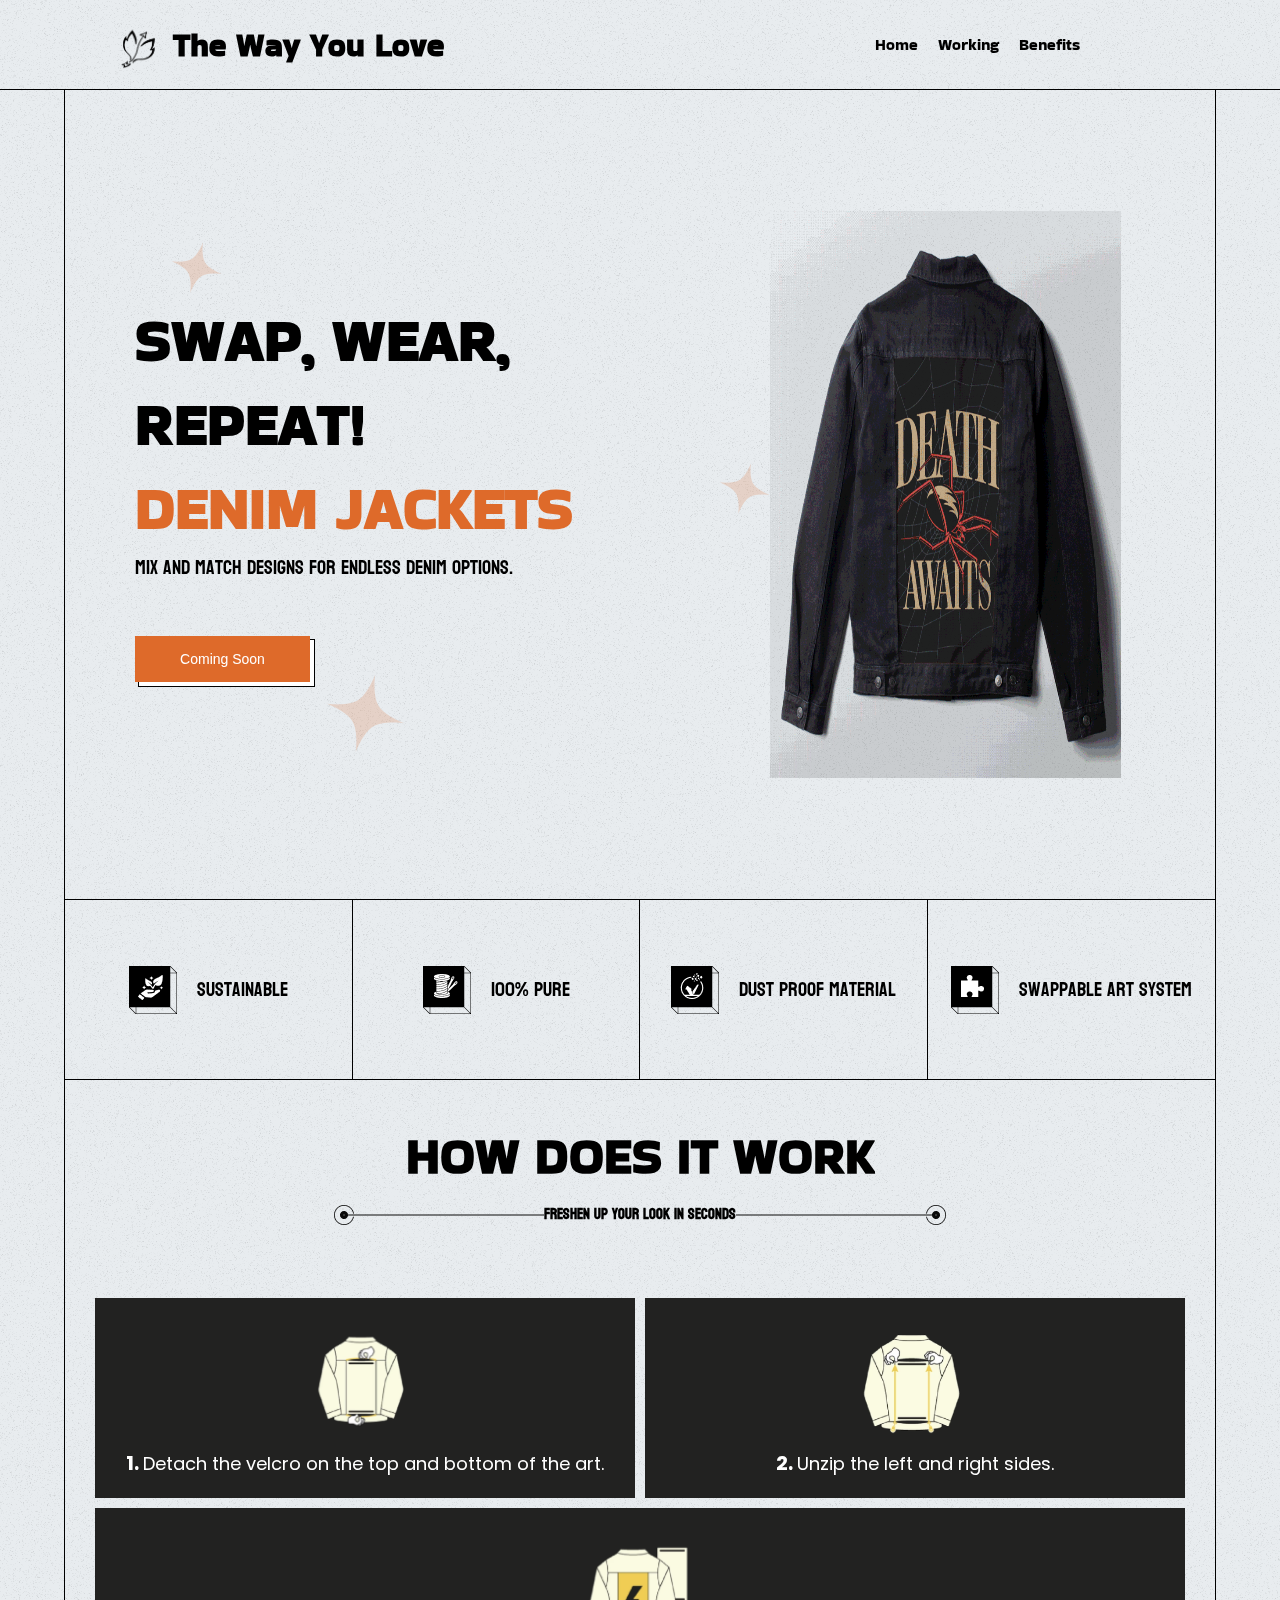
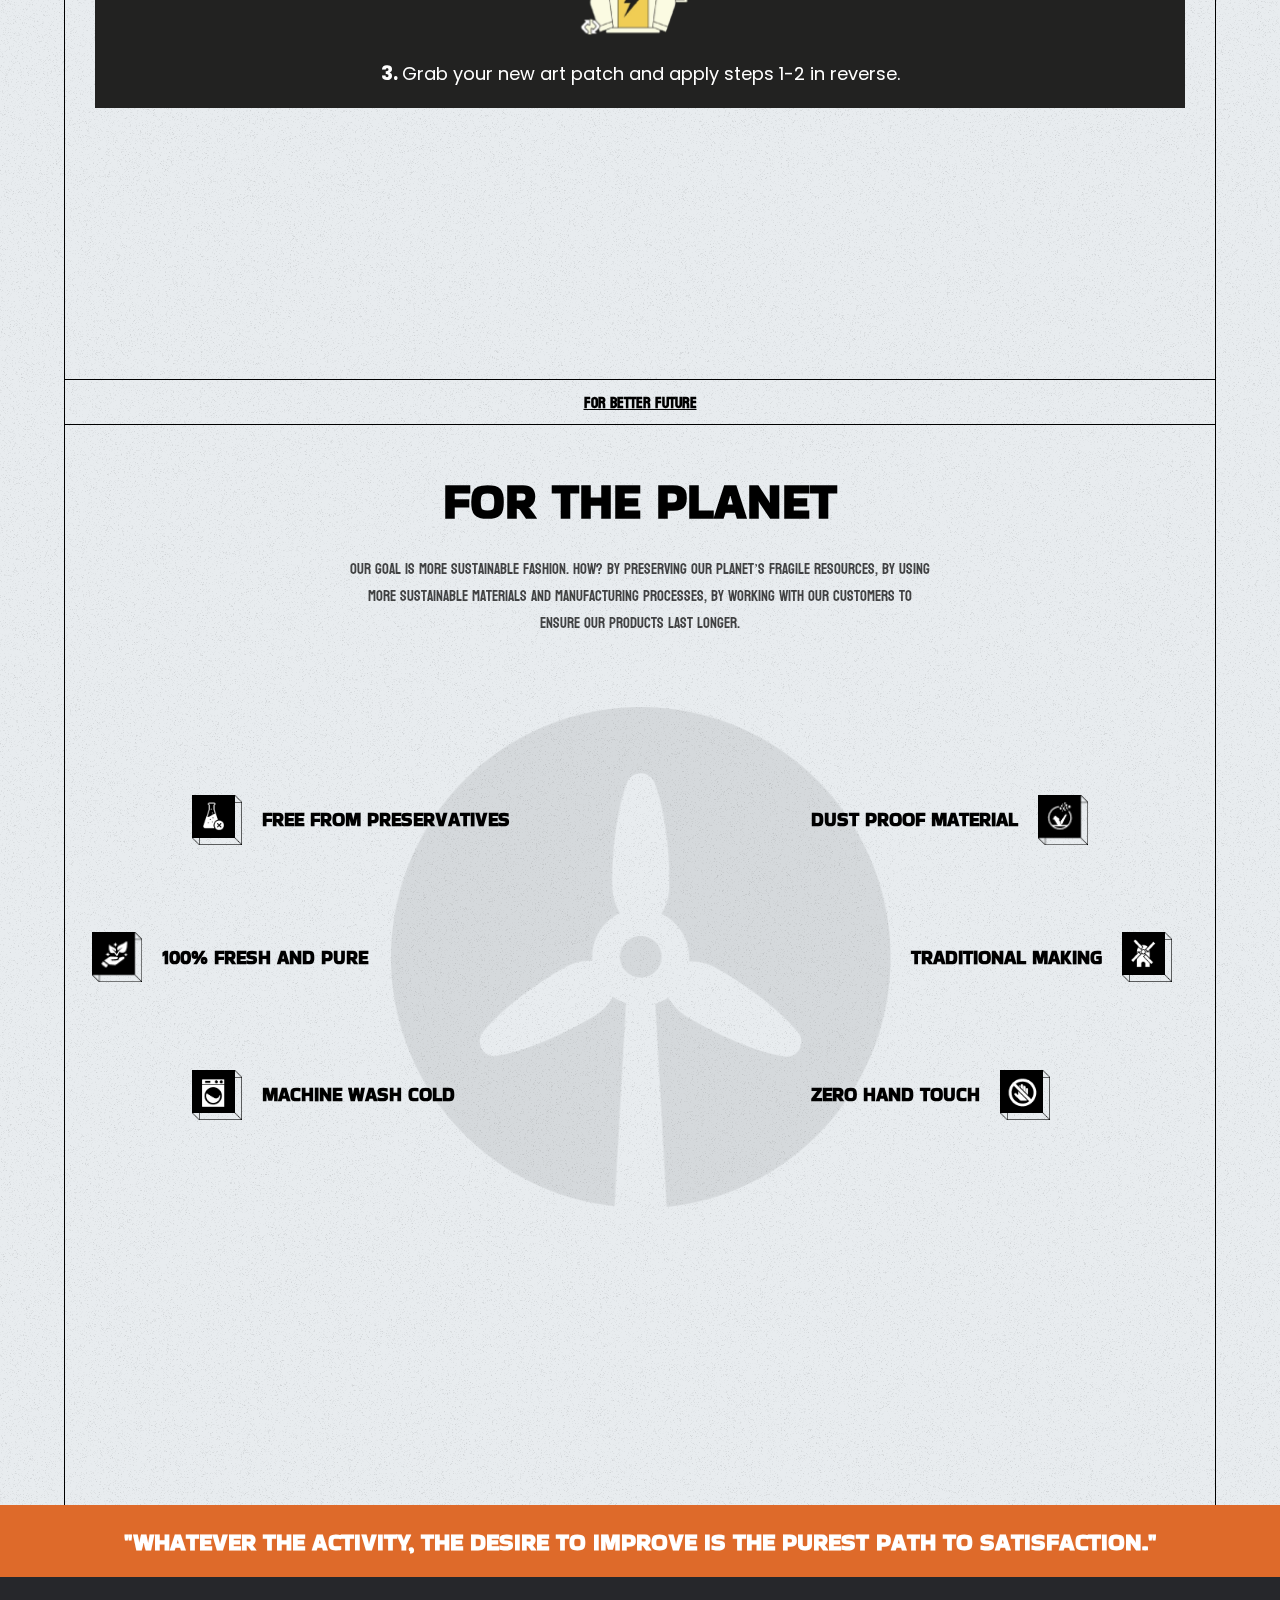
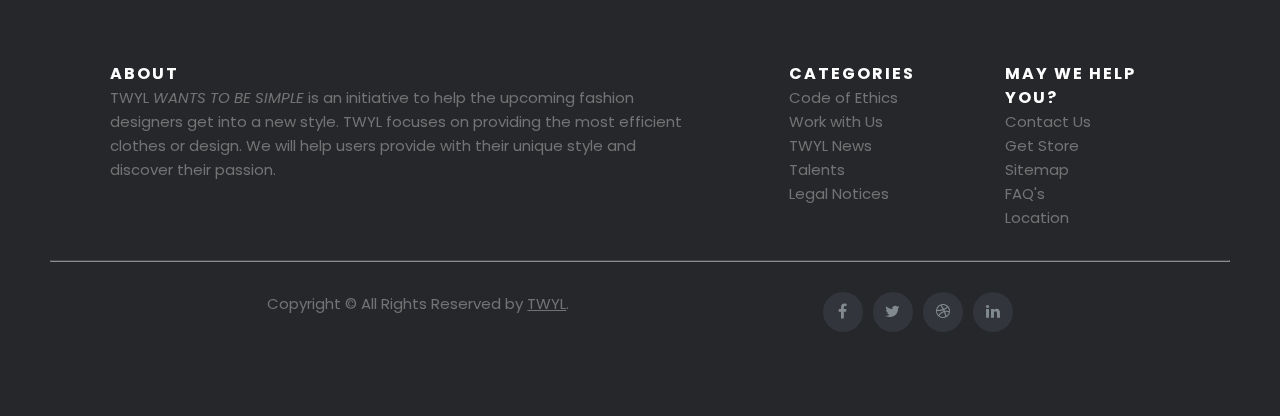
<file: index.html>
<!DOCTYPE html>
<html lang="en">
<head>
    <meta charset="UTF-8">
    <meta name="viewport" content="width=device-width, initial-scale=1.0">
    <link rel="stylesheet" href="./home.css">
    <link rel="preconnect" href="https://fonts.googleapis.com">
    <link rel="preconnect" href="https://fonts.gstatic.com" crossorigin>
    <link href="https://fonts.googleapis.com/css2?family=Bakbak+One&family=Bayon&family=Poppins:ital,wght@0,100;0,200;0,300;0,400;0,500;0,600;0,700;0,800;0,900;1,100;1,200;1,300;1,400;1,500;1,600;1,700;1,800;1,900&display=swap" rel="stylesheet">
    <link rel="stylesheet" href="https://cdnjs.cloudflare.com/ajax/libs/font-awesome/4.7.0/css/font-awesome.min.css">
    <title>TWYL</title>
    <link rel="icon" type="image/x-icon" href="./logoclothbgrem.png">
</head>
<body>
    <nav class="navbar">
        <div>
            <img src="./logoclothbgrem.png" alt="">
            <h1>The Way You Love</h1>
        </div>
        <div class="nav_links">
            <a href="#home">Home</a>
            <a href="#working">Working</a>
            <a href="#benefits">Benefits</a>
        </div>
    </nav>

    <section class="landing_page" id="home">
        <div class="landing_left" style="position: relative;">
            <div>
                <h1>SWAP, WEAR, REPEAT! <br> 
                    <span style="color: #DE6A2A;">DENIM JACKETS</span>
                </h1>
                <h5>Mix and match designs for endless denim options.</h5>
            </div>
            <img src="./stars.png" alt="" style="position: absolute;left:50px;bottom:-50px;z-index:-10">
            <button class="button">Coming Soon</button>
        </div>
        <div  class="landing_right">
            <img src="./TWYL-Jacket.gif" alt="" >
        </div>
    </section>
    <section class="services_page">
        <div>
            <img src="./Sustainable.png" alt="">
            <h3>Sustainable</h3>
        </div>
        <div>
            <img src="./pure.png" alt="">
            <h3>100% Pure</h3>
        </div>
        <div>
            <img src="./dustproof.png" alt="">
            <h3>Dust Proof Material</h3>
        </div>
        <div style="border: none;">
            <img src="./swappable.png" alt="">
            <h3>Swappable Art System</h3>
        </div>
    </section>
    <section class="working_page" id="working">
        <div class="topworking">
            <h1>HOW DOES IT WORK</h1>
            <div class="designwork">
                <img src="./leftborder.png" alt="">
                <h6>freshen up your look in seconds</h6>
                <img src="./rightborder.png" alt="">
            </div>
        </div>
        <div class="bottomworking">
            <div class="item item-1">
                <img src="./shot1.png" alt="">
                <h3><span style="font-weight: 700;font-size:20px">1. </span>Detach the velcro on the top and bottom of the art.</h3>
            </div>
            <div class="item item-2">
                <img src="./shot2.png" alt="">
                <h3><span style="font-weight: 700;font-size:20px">2. </span>Unzip the left and right sides.</h3>
            </div>
            <div class="item item-3">
                <img src="./shot3.png" alt="">
                <h3><span style="font-weight: 700;font-size:20px">3. </span>Grab your new art patch and apply steps 1-2 in reverse.</h3>
            </div>
        </div>
    </section>
    <section class="quote01">
        <h4>FOR BETTER FUTURE</h4>
    </section>
    <section class="forplanet_page" id="benefits">
        <div class="topplanet">
            <h1>FOR THE PLANET</h1>
            <h3>Our goal is more sustainable fashion. How? By preserving our planet’s fragile resources, by using more sustainable materials and manufacturing processes, by working with our customers to ensure our products last longer.</h3>
        </div>
        <div class="bottomplanet">
            <div>
                <div class="forplanet_item offset_left">
                    <img src="./preservatives.png" alt="">
                    <h3>FREE FROM PRESERVATIVES</h3>
                </div>
                <div class="forplanet_item">
                    <img src="./Sustainable.png" alt="">
                    <h3>100% FRESH AND PURE</h3>
                </div>
                <div class="forplanet_item offset_left">
                    <img src="./machine.png" alt="">
                    <h3>MACHINE WASH COLD</h3>
                </div>
            </div>
            <img src="./windmill.png" alt="" class="bgimg">
            <div>
                <div class="forplanet_item offset_right">
                    <h3>DUST PROOF MATERIAL</h3>
                    <img src="./dustproof.png" alt="">
                </div>
                <div class="forplanet_item">
                    <h3>TRADITIONAL MAKING</h3>
                    <img src="./traditional.png" alt="">
                </div>
                <div class="forplanet_item offset_right">
                    <h3>ZERO HAND TOUCH</h3>
                    <img src="./nohand.png" alt="">
                </div>
            </div>
        </div>
    </section>
    <section class="quote02">
        <h2>"WHATEVER THE ACTIVITY, THE DESIRE TO IMPROVE IS THE PUREST PATH TO SATISFACTION."</h2>
    </section>

    <footer class="site-footer">
        <div class="container">
            <div class="row">
                <div class="" style="flex-basis: 50%;">
                    <h6>About</h6>
                    <p class="text-justify">TWYL <i>WANTS TO BE SIMPLE </i> is an initiative  to help the upcoming fashion designers get into a new style. TWYL focuses on providing the most efficient clothes or design. We will help users provide with their unique style and discover their passion.</p>
                </div>
    
                <div class="col-xs-6 col-md-3" style="flex-basis: 10%;">
                    <h6>Categories</h6>
                    <ul class="footer-links">
                        <li><a href="">Code of Ethics</a></li>
                        <li><a href="">Work with Us</a></li>
                        <li><a href="">TWYL News</a></li>
                        <li><a href="">Talents</a></li>
                        <li><a href="">Legal Notices</a></li>
                    </ul>
                </div>
    
                <div class="col-xs-6 col-md-3" style="flex-basis: 14%;">
                    <h6>May We Help You?</h6>
                    <ul class="footer-links">
                        <li><a href="">Contact Us</a></li>
                        <li><a href="">Get Store</a></li>
                        <li><a href="">Sitemap</a></li>
                        <li><a href="">FAQ's</a></li>
                        <li><a href="">Location</a></li>
                    </ul>
                </div>
            </div>
            <hr>
        </div>
        <div class="container">
            <div class="row" style="margin-top: 30px;">
                <div class="col-md-8 col-sm-6 col-xs-12">
                    <p class="copyright-text">Copyright &copy; All Rights Reserved by 
                        <a href="#">TWYL</a>.
                    </p>
                </div>
    
                <div class="col-md-4 col-sm-6 col-xs-12">
                    <ul class="social-icons">
                        <li><a class="facebook" href="#"><i class="fa fa-facebook"></i></a></li>
                        <li><a class="twitter" href="#"><i class="fa fa-twitter"></i></a></li>
                        <li><a class="dribbble" href="#"><i class="fa fa-dribbble"></i></a></li>
                        <li><a class="linkedin" href="#"><i class="fa fa-linkedin"></i></a></li>   
                    </ul>
                </div>
            </div>
        </div>
    </footer>
</body>
</html>
</file>
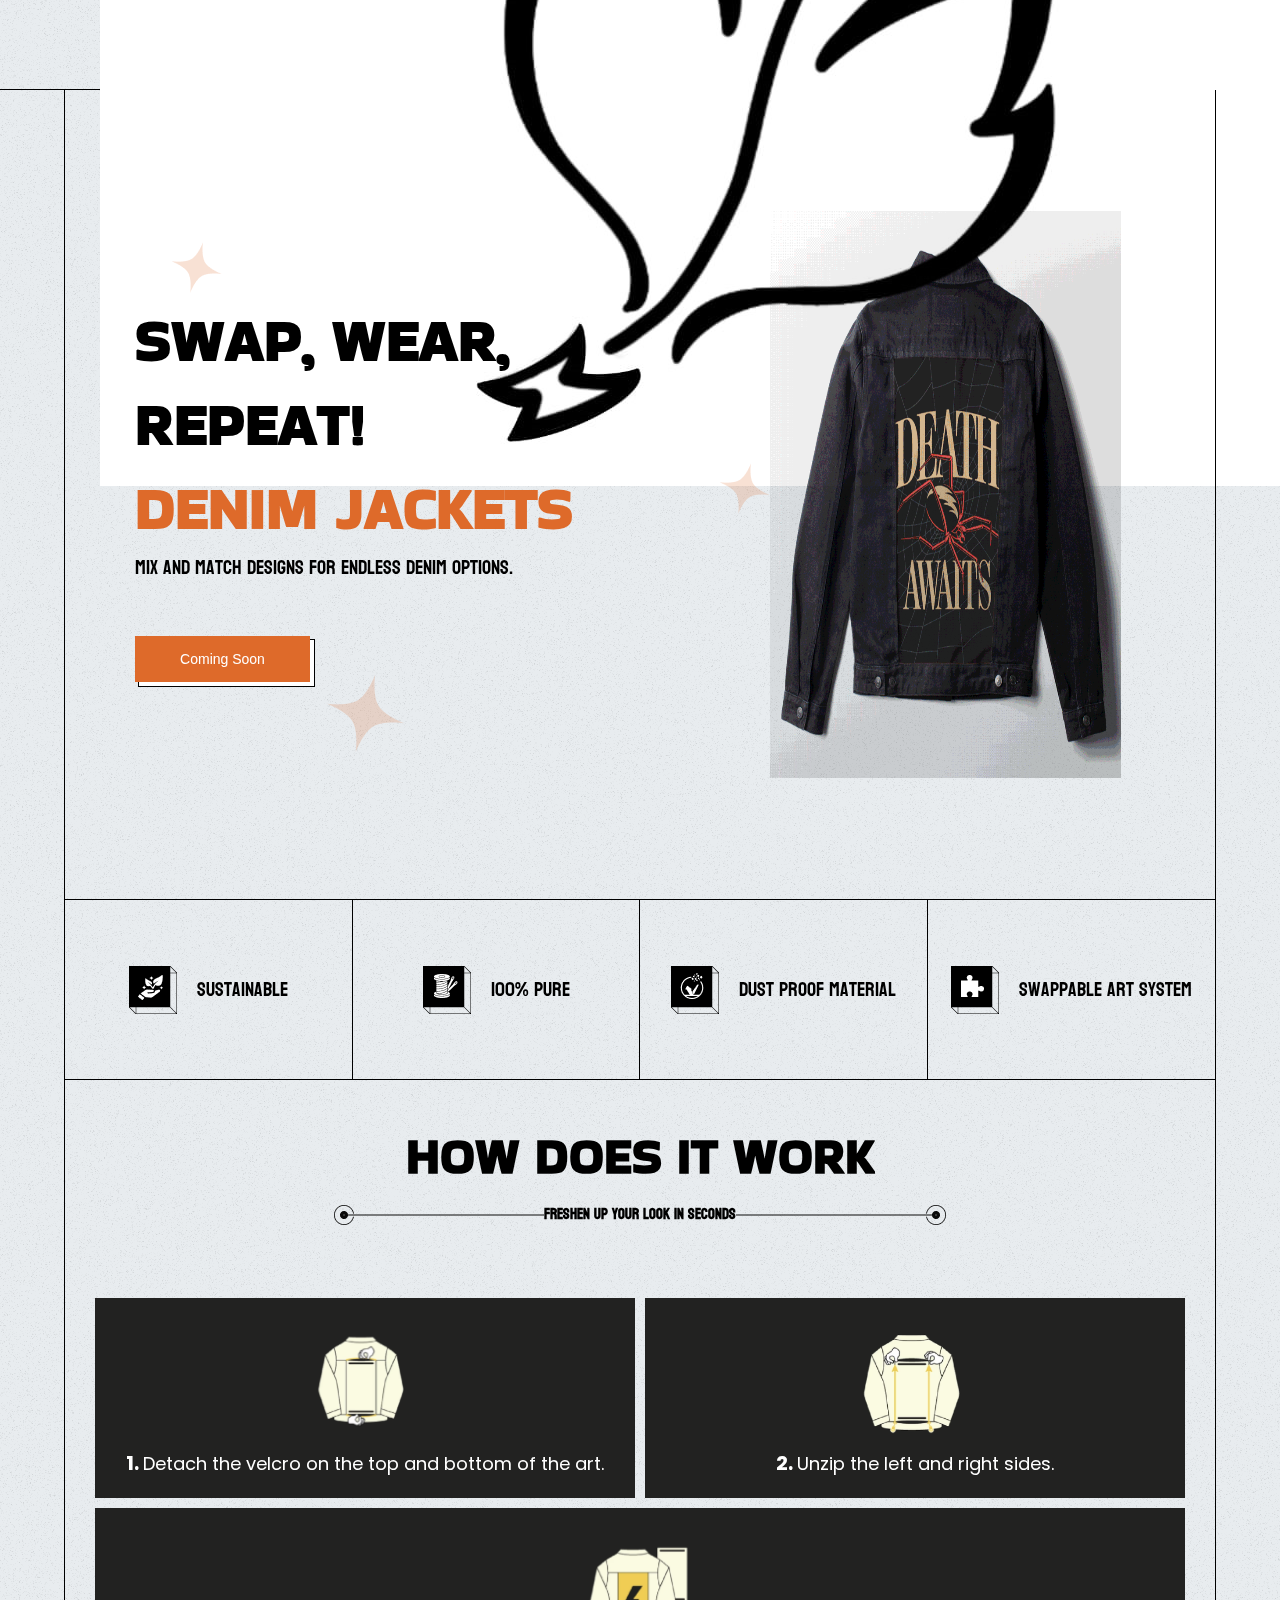
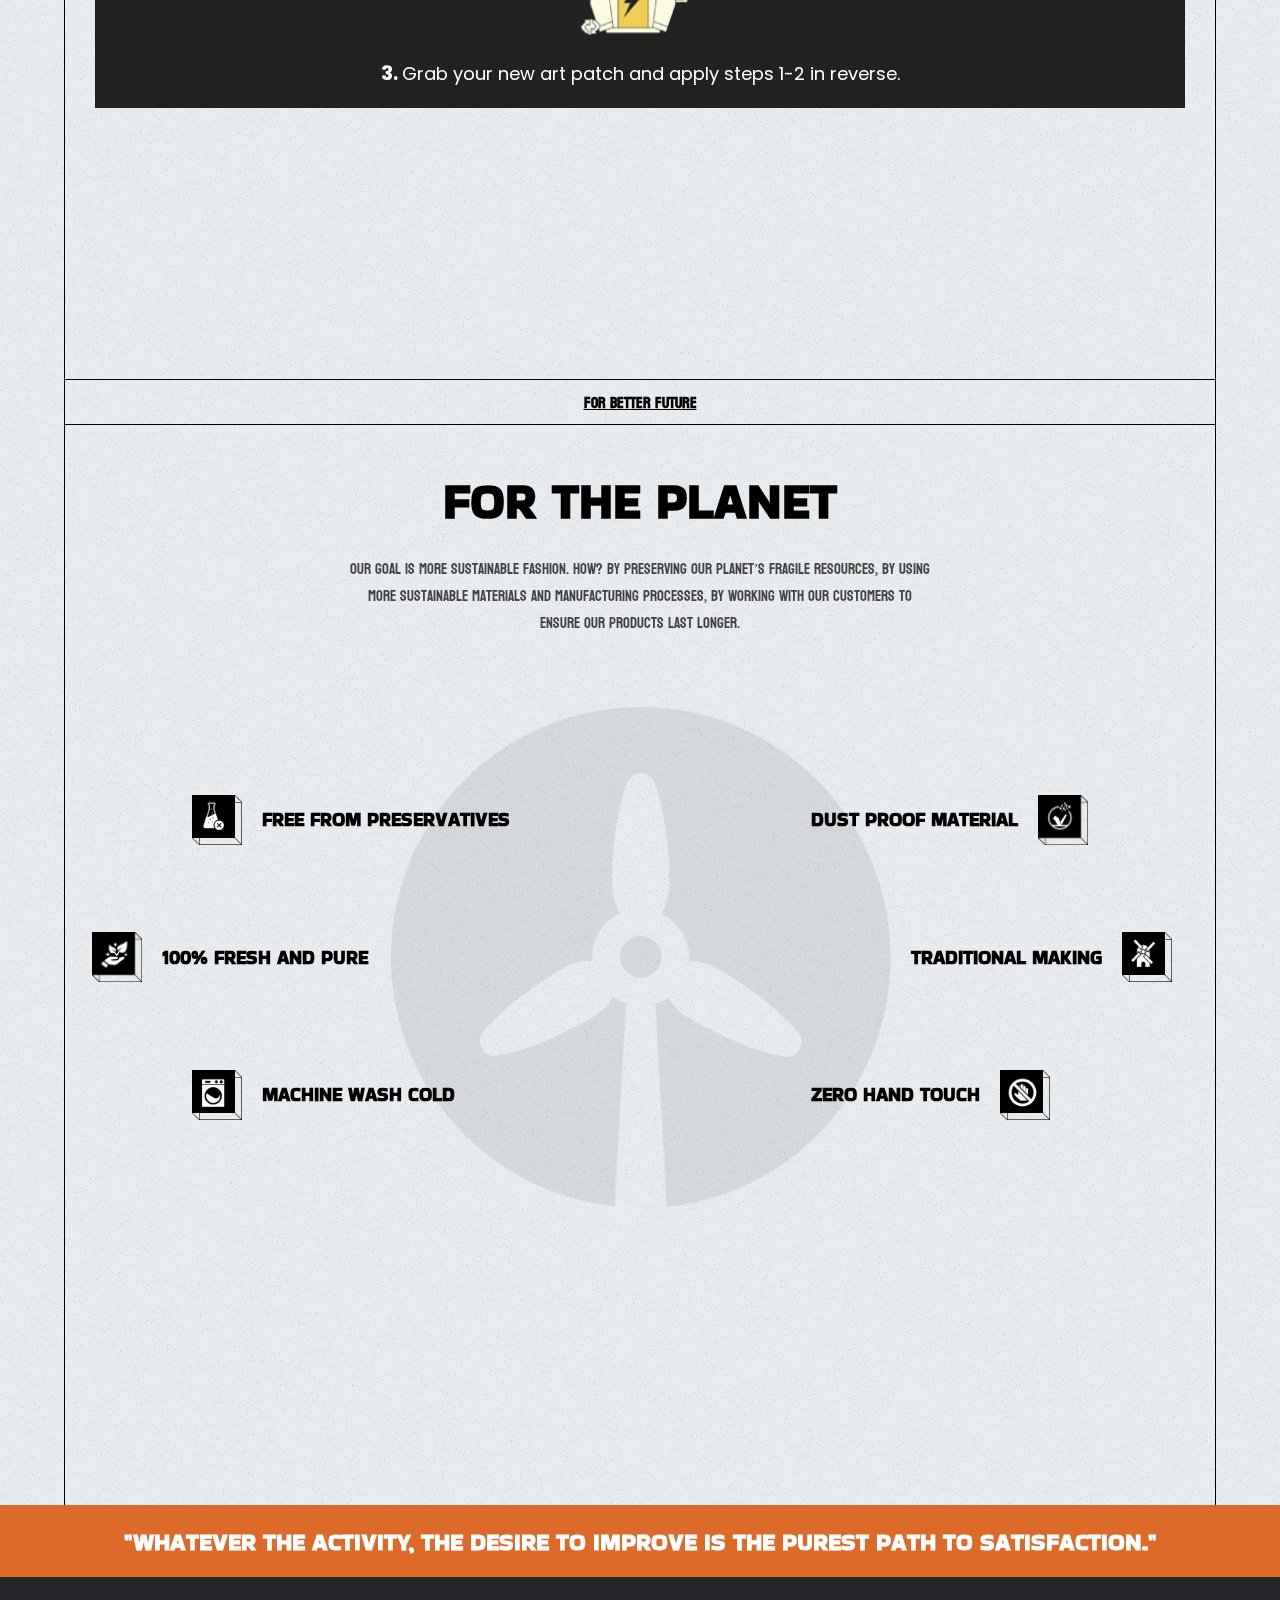
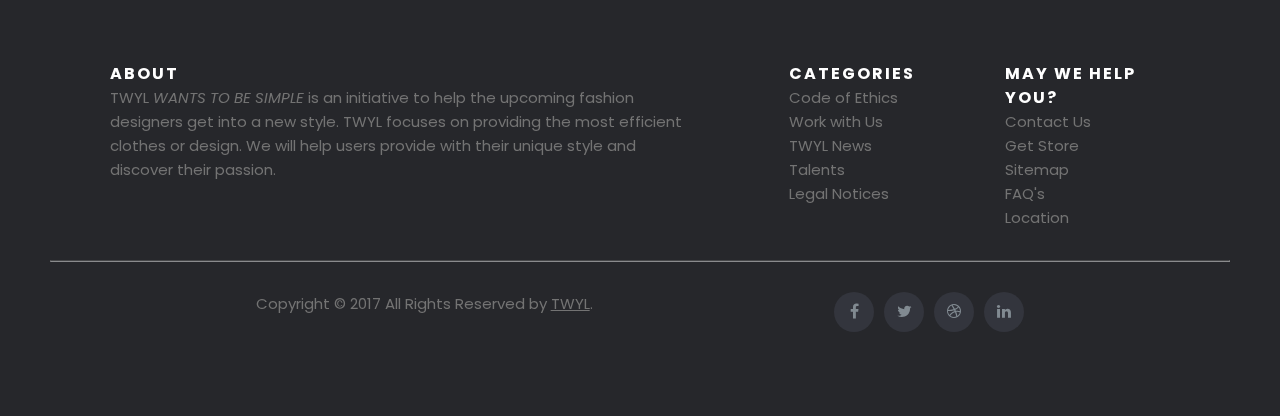
<file: home.html>
<!DOCTYPE html>
<html lang="en">
<head>
    <meta charset="UTF-8">
    <meta name="viewport" content="width=device-width, initial-scale=1.0">
    <link rel="stylesheet" href="./home.css">
    <link rel="preconnect" href="https://fonts.googleapis.com">
    <link rel="preconnect" href="https://fonts.gstatic.com" crossorigin>
    <link href="https://fonts.googleapis.com/css2?family=Bakbak+One&family=Bayon&family=Poppins:ital,wght@0,100;0,200;0,300;0,400;0,500;0,600;0,700;0,800;0,900;1,100;1,200;1,300;1,400;1,500;1,600;1,700;1,800;1,900&display=swap" rel="stylesheet">
    <link rel="stylesheet" href="https://cdnjs.cloudflare.com/ajax/libs/font-awesome/4.7.0/css/font-awesome.min.css">
    <title>Clothing</title>
    <link rel="icon" type="image/x-icon" href="./logocloth.jpeg">
</head>
<body>
    <nav class="navbar">
        <img src="./logocloth.jpeg" alt="">
        <h1>The Way You Love</h1>
    </nav>

    <section class="landing_page">
        <div class="landing_left" style="position: relative;">
            <div>
                <h1>SWAP, WEAR, REPEAT! <br> 
                    <span style="color: #DE6A2A;">DENIM JACKETS</span>
                </h1>
                <h5>Mix and match designs for endless denim options.</h5>
            </div>
            <img src="./stars.png" alt="" style="position: absolute;left:50px;bottom:-50px">
            <button class="button">Coming Soon</button>
        </div>
        <div  class="landing_right">
            <img src="./TWYL-Jacket.gif" alt="" >
        </div>
    </section>
    <section class="services_page">
        <div>
            <img src="./Sustainable.png" alt="">
            <h3>Sustainable</h3>
        </div>
        <div>
            <img src="./pure.png" alt="">
            <h3>100% Pure</h3>
        </div>
        <div>
            <img src="./dustproof.png" alt="">
            <h3>Dust Proof Material</h3>
        </div>
        <div style="border: none;">
            <img src="./swappable.png" alt="">
            <h3>Swappable Art System</h3>
        </div>
    </section>
    <section class="working_page">
        <div class="topworking">
            <h1>HOW DOES IT WORK</h1>
            <div class="designwork">
                <img src="./leftborder.png" alt="">
                <h6>freshen up your look in seconds</h6>
                <img src="./rightborder.png" alt="">
            </div>
        </div>
        <div class="bottomworking">
            <div class="item item-1">
                <img src="./shot1.png" alt="">
                <h3><span style="font-weight: 700;font-size:20px">1. </span>Detach the velcro on the top and bottom of the art.</h3>
            </div>
            <div class="item item-2">
                <img src="./shot2.png" alt="">
                <h3><span style="font-weight: 700;font-size:20px">2. </span>Unzip the left and right sides.</h3>
            </div>
            <div class="item item-3">
                <img src="./shot3.png" alt="">
                <h3><span style="font-weight: 700;font-size:20px">3. </span>Grab your new art patch and apply steps 1-2 in reverse.</h3>
            </div>
        </div>
    </section>
    <section class="quote01">
        <h4>FOR BETTER FUTURE</h4>
    </section>
    <section class="forplanet_page">
        <div class="topplanet">
            <h1>FOR THE PLANET</h1>
            <h3>Our goal is more sustainable fashion. How? By preserving our planet’s fragile resources, by using more sustainable materials and manufacturing processes, by working with our customers to ensure our products last longer.</h3>
        </div>
        <div class="bottomplanet">
            <div>
                <div class="forplanet_item offset_left">
                    <img src="./preservatives.png" alt="">
                    <h3>FREE FROM PRESERVATIVES</h3>
                </div>
                <div class="forplanet_item">
                    <img src="./Sustainable.png" alt="">
                    <h3>100% FRESH AND PURE</h3>
                </div>
                <div class="forplanet_item offset_left">
                    <img src="./machine.png" alt="">
                    <h3>MACHINE WASH COLD</h3>
                </div>
            </div>
            <img src="./windmill.png" alt="" class="bgimg">
            <div>
                <div class="forplanet_item offset_right">
                    <h3>DUST PROOF MATERIAL</h3>
                    <img src="./dustproof.png" alt="">
                </div>
                <div class="forplanet_item">
                    <h3>TRADITIONAL MAKING</h3>
                    <img src="./traditional.png" alt="">
                </div>
                <div class="forplanet_item offset_right">
                    <h3>ZERO HAND TOUCH</h3>
                    <img src="./nohand.png" alt="">
                </div>
            </div>
        </div>
    </section>
    <section class="quote02">
        <h2>"WHATEVER THE ACTIVITY, THE DESIRE TO IMPROVE IS THE PUREST PATH TO SATISFACTION."</h2>
    </section>

    <footer class="site-footer">
        <div class="container">
            <div class="row">
                <div class="" style="flex-basis: 50%;">
                    <h6>About</h6>
                    <p class="text-justify">TWYL <i>WANTS TO BE SIMPLE </i> is an initiative  to help the upcoming fashion designers get into a new style. TWYL focuses on providing the most efficient clothes or design. We will help users provide with their unique style and discover their passion.</p>
                </div>
    
                <div class="col-xs-6 col-md-3" style="flex-basis: 10%;">
                    <h6>Categories</h6>
                    <ul class="footer-links">
                        <li><a href="">Code of Ethics</a></li>
                        <li><a href="">Work with Us</a></li>
                        <li><a href="">TWYL News</a></li>
                        <li><a href="">Talents</a></li>
                        <li><a href="">Legal Notices</a></li>
                    </ul>
                </div>
    
                <div class="col-xs-6 col-md-3" style="flex-basis: 14%;">
                    <h6>May We Help You?</h6>
                    <ul class="footer-links">
                        <li><a href="">Contact Us</a></li>
                        <li><a href="">Get Store</a></li>
                        <li><a href="">Sitemap</a></li>
                        <li><a href="">FAQ's</a></li>
                        <li><a href="">Location</a></li>
                    </ul>
                </div>
            </div>
            <hr>
        </div>
        <div class="container">
            <div class="row" style="margin-top: 30px;">
                <div class="col-md-8 col-sm-6 col-xs-12">
                    <p class="copyright-text">Copyright &copy; 2017 All Rights Reserved by 
                        <a href="#">TWYL</a>.
                    </p>
                </div>
    
                <div class="col-md-4 col-sm-6 col-xs-12">
                    <ul class="social-icons">
                        <li><a class="facebook" href="#"><i class="fa fa-facebook"></i></a></li>
                        <li><a class="twitter" href="#"><i class="fa fa-twitter"></i></a></li>
                        <li><a class="dribbble" href="#"><i class="fa fa-dribbble"></i></a></li>
                        <li><a class="linkedin" href="#"><i class="fa fa-linkedin"></i></a></li>   
                    </ul>
                </div>
            </div>
        </div>
    </footer>
</body>
</html>
</file>
<file: home.css>
*{
    padding: 0;
    box-sizing: border-box;
    scroll-behavior: smooth;
    margin: 0;
}
body{
    background-color: #E8ECEF;
    display: flex;
    flex-direction: column;
    overflow-x: hidden;
    background-image: url('./bg10.png');
}


/* Nav bar */



.navbar{
    display: flex;
    height: 10vh;
    padding: 0 100px;
    width: 100vw;
    padding-right: 200px;
    align-items: center;
    justify-content: space-between;
    column-gap: 20px;
    border-bottom: 1px solid black;
    font-family: 'Bakbak One';
    font-weight: 100;
}
.navbar>div{
  display: flex;
  align-items: center;
  justify-content: center;
}
.navbar>div>img{
    mix-blend-mode: multiply;
    height: 50px;
}
.nav_links{
  display: flex;
  column-gap: 20px;
}
.nav_links>a{
  text-decoration: none;
  color: black;
}
.nav_links>a:hover{
  color: #DE6A2A;
}


/* Landing Page */



.landing_page{
    display: flex;
    width: 90vw;
    height: 90vh;
    justify-content: center;
    margin: 0 auto;
    border-left: 1px solid black;
    border-right: 1px solid black;
    border-bottom: 1px solid black;
    align-items: center;
}
.landing_left{
    display: flex;
    padding: 20px;
    flex-direction: column;
    text-align: left;
    margin-left: 50px;
    row-gap: 50px;
    width: 100%;
}
.landing_left>div>h1{
    font-family: 'Bakbak One';
    font-size: 60px;
}
.landing_left>div>h5{
    font-family: 'Bayon';
    font-weight: 400;
    font-size: 20px;
}
.button {
    appearance: button;
    background-color: #DE6A2A;
    background-image: none;
    border: 1px solid #DE6A2A;
    transition: 0.3s;
    box-shadow: #fff 4px 4px 0 0,#000 4px 4px 0 1px;
    width: 175px;
    text-align: center;
    box-sizing: border-box;
    color: #fff;
    cursor: pointer;
    display: inline-block;
    font-family: ITCAvantGardeStd-Bk,Arial,sans-serif;
    font-size: 14px;
    font-weight: 400;
    line-height: 20px;
    margin: 0 5px 10px 0;
    overflow: visible;
    padding: 12px 40px;
    text-align: center;
    text-transform: none;
    touch-action: manipulation;
    user-select: none;
    -webkit-user-select: none;
    vertical-align: middle;
    white-space: nowrap;
}
.button:focus {
    text-decoration: none;
}
.button:hover {
    box-shadow: #fff 2px 2px 0 0, #DE6A2A 2px 2px 0 1px;
    transform: translate(2px, 2px);
}
.button:active {
    box-shadow: rgba(0, 0, 0, .125) 0 3px 5px inset;
    outline: 0;
}
.button:not([disabled]):active {
    box-shadow: #fff 2px 2px 0 0, #000 2px 2px 0 1px;
    transform: translate(2px, 2px);
}
.landing_right{
    display: flex;
    width: 100%;
    height: 100%;
    align-items: center;
    justify-content: center;
}
.landing_right>img{
    width: 65%;
    mix-blend-mode: multiply;
    height: 70%;
}


/* Services section 01 */


.services_page{
    display: flex;
    width: 90vw;
    height: 20vh;
    justify-content: space-evenly;
    margin: 0 auto;
    border-left: 1px solid black;
    border-right: 1px solid black;
    border-bottom: 1px solid black;
    align-items: center;
}
.services_page>div{
    display: flex;
    align-items: center;
    justify-content: center;
    column-gap: 20px;
    border-right: 1px solid black;
    height: 100%;
    width: 100%;
    padding: 20px;
}
.services_page>div>h3{
    font-family: 'Bayon';
    font-weight: 400;
    font-size: 20px;
}




/* Working Page */



.working_page{
    display: flex;
    flex-direction: column;
    width: 90vw;
    height: 100vh;
    padding-top: 40px;
    margin: 0 auto;
    border-left: 1px solid black;
    border-right: 1px solid black;
    border-bottom: 1px solid black;
    align-items: center;
    row-gap: 70px;
}
.topworking{
    display: flex;
    flex-direction: column;
    width: 100%;
    /* height: 20%; */
    align-items: center;
    row-gap: 10px;
    justify-content: center;
}
.topworking>h1{
    font-family: 'Bakbak One';
    font-size: 50px;
    overflow: hidden;
}
.designwork{
    display: flex;
    font-family: 'Bayon';
    font-size: 22px;
    align-items: center;
    overflow: hidden;
}
.designwork>img{
    object-fit: contain;
}
.bottomworking{
    display: grid;
    width: 100%;
    height: 100%;
    grid-template-rows: 200px 200px;
    grid-template-columns: 100px 100px 100px 100px 100px 100px 100px 100px 100px 100px ;
    justify-content: center;
    gap: 10px;
}
.item{
    display: flex;
    flex-direction: column;
    align-items: center;
    justify-content: center;
    background-color: #222221;
    cursor: pointer;
}
.item>img{
    height: 130px;
}
.item>h3{
    font-family: 'Poppins';
    color: white;
    font-weight: 400;
    font-size: 18px;
}
.item-1{
    grid-row: 1/1;
    grid-column: 1/6;
}
.item>h3:hover{
    color: #DE6A2A;
}
.item-2{
    grid-row: 1/1;
    grid-column: 6/11;
}
.item-3{
    grid-row: 2/2;
    grid-column: 1/11;
}



/* Quote 01 page */



.quote01{
    display: flex;
    flex-direction: column;
    width: 90vw;
    justify-content: center;
    font-family: 'Bayon';
    text-decoration: underline;
    height: 5vh;
    margin: 0 auto;
    border-left: 1px solid black;
    border-right: 1px solid black;
    border-bottom: 1px solid black;
    align-items: center;
    row-gap: 70px;
}



/* For the planet Page */



.forplanet_page{
    display: flex;
    flex-direction: column;
    width: 90vw;
    height: 120vh;
    margin: 0 auto;
    border-left: 1px solid black;
    border-right: 1px solid black;
    align-items: center;
    row-gap: 70px;
}

.topplanet{
    display: flex;
    flex-direction: column;
    padding-top: 40px;
    align-items: center;
    row-gap: 20px;
    text-align: center;
    width: 60%;
}
.topplanet>h1{
    font-family: 'Bakbak One';
    font-size: 50px;
}
.topplanet>h3{
    font-family: 'Bayon';
    font-size: 15px;
    font-weight: 300;
    width: 85%;
    color: rgba(10, 10, 10, .75);
}


.bottomplanet{
    display: flex;
    position: relative;
}
.bottomplanet>div{
    height: 100%;
    display: flex;
    flex-direction: column;
    justify-content: space-evenly;
}
.bgimg{
    z-index: -10;
    position: relative;
    left: -20px;
    height: 500px;
}
.forplanet_item{
    display: flex;
    align-items: center;
    column-gap: 20px;
    overflow: visible;
    z-index: 100;
    width: 100%;
}
.forplanet_item>h3{
    font-family: 'Bakbak One';
}
.forplanet_item>img{
    height: 50px;
}

.offset_left{
    position: relative;
    left: 100px;
}
.offset_right{
    position: relative;
    right: 100px;
}






/* Quote 02 */



.quote02{
    width: 100vw;
    height: 8vh;
    background-color: #DE6A2A;
    color: white;
    font-family: 'Bakbak One';
    text-align: center;
    font-weight: 300;
    display: flex;
    align-items: center;
    justify-content: center;
}




/* Footer  Section */





.site-footer
{
  background-color:#26272b;
  padding:45px 0 20px;
  font-size:15px;
  line-height:24px;
  color:#737373;
  font-family: 'Poppins';
  padding: 50px;
  width: 100vw;
}
li>a{
    text-decoration: none;
}
.row{
    display: flex;
    justify-content: space-evenly;
    column-gap: 30px;
    margin: 30px 0;
}

.site-footer hr
{
  border-top-color:#bbb;
  opacity:0.5
}
.site-footer hr.small
{
  margin:20px 0
}
.site-footer h6
{
  color:#fff;
  font-size:16px;
  text-transform:uppercase;
  margin-top:5px;
  letter-spacing:2px
}
.site-footer a
{
  color:#737373;
}
.site-footer a:hover
{
  color:#DE6A2A;
  text-decoration:none;
}
.footer-links
{
  padding-left:0;
  list-style:none
}
.footer-links li
{
  display:block
}
.footer-links a
{
  color:#737373
}
.footer-links a:active,.footer-links a:focus,.footer-links a:hover
{
  color:#DE6A2A;
  text-decoration:none;
}
.footer-links.inline li
{
  display:inline-block
}
.site-footer .social-icons
{
  text-align:right
}
.site-footer .social-icons a
{
  width:40px;
  height:40px;
  line-height:40px;
  margin-left:6px;
  margin-right:0;
  border-radius:100%;
  background-color:#33353d
}
.copyright-text
{
  margin:0
}
@media (max-width:991px)
{
  .site-footer [class^=col-]
  {
    margin-bottom:30px
  }
}
@media (max-width:767px)
{
  .site-footer
  {
    padding-bottom:0
  }
  .site-footer .copyright-text,.site-footer .social-icons
  {
    text-align:center
  }
}
.social-icons
{
  padding-left:0;
  margin-bottom:0;
  list-style:none
}
.social-icons li
{
  display:inline-block;
  margin-bottom:4px
}
.social-icons li.title
{
  margin-right:15px;
  text-transform:uppercase;
  color:#96a2b2;
  font-weight:700;
  font-size:13px
}
.social-icons a{
  background-color:#eceeef;
  color:#818a91;
  font-size:16px;
  display:inline-block;
  line-height:44px;
  width:44px;
  height:44px;
  text-align:center;
  margin-right:8px;
  border-radius:100%;
  -webkit-transition:all .2s linear;
  -o-transition:all .2s linear;
  transition:all .2s linear
}
.social-icons a:active,.social-icons a:focus,.social-icons a:hover
{
  color:#fff;
  background-color:#29aafe
}
.social-icons.size-sm a
{
  line-height:34px;
  height:34px;
  width:34px;
  font-size:14px
}
.social-icons a.facebook:hover
{
  background-color:#3b5998
}
.social-icons a.twitter:hover
{
  background-color:#00aced
}
.social-icons a.linkedin:hover
{
  background-color:#007bb6
}
.social-icons a.dribbble:hover
{
  background-color:#ea4c89
}
@media (max-width:767px)
{
  .social-icons li.title
  {
    display:block;
    margin-right:0;
    font-weight:600
  }
}
</file>
